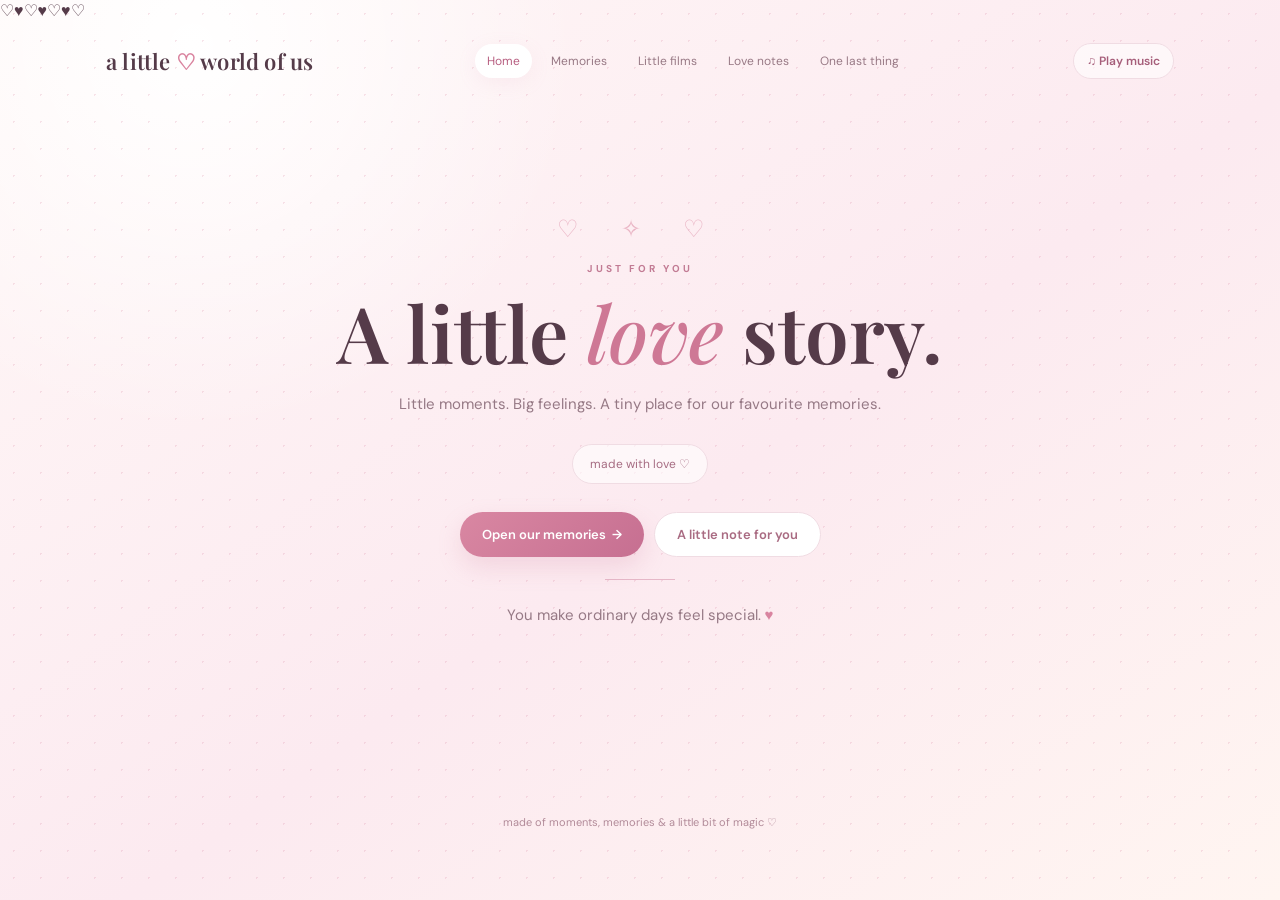
<file: index.html>
<!doctype html>
<html lang="en"><head><meta charset="utf-8"><meta name="viewport" content="width=device-width,initial-scale=1"><title>A Little World of Us</title><link rel="stylesheet" href="style.css"></head><body><div class="heart-rain" aria-hidden="true"><span>♡</span><span>♥</span><span>♡</span><span>♥</span><span>♡</span><span>♥</span><span>♡</span></div>
<header class="site-header"><a class="brand" href="index.html">a little <span>♡</span> world of us</a><nav class="nav"><a class="active" href="index.html">Home</a><a href="memories.html">Memories</a><a href="videos.html">Little films</a><a href="love-notes.html">Love notes</a><a href="forever.html">One last thing</a></nav><button class="music-btn" data-music>♫ Play music</button></header>
<main><section class="hero"><div class="floaties">♡ ✧ ♡</div><span class="eyebrow">just for you</span><h1>A little <em>love</em> story.</h1><p>Little moments. Big feelings. A tiny place for our favourite memories.</p><div class="pill">made with love ♡</div><div class="hero-actions"><a class="btn" href="memories.html">Open our memories&nbsp; →</a><a class="btn secondary" href="love-notes.html">A little note for you</a></div><div class="divider"></div><p class="caption">You make ordinary days feel special. <span class="heart">♥</span></p></section></main>
<footer class="footer">made of moments, memories & a little bit of magic ♡</footer><script src="script.js"></script></body></html>
</file>
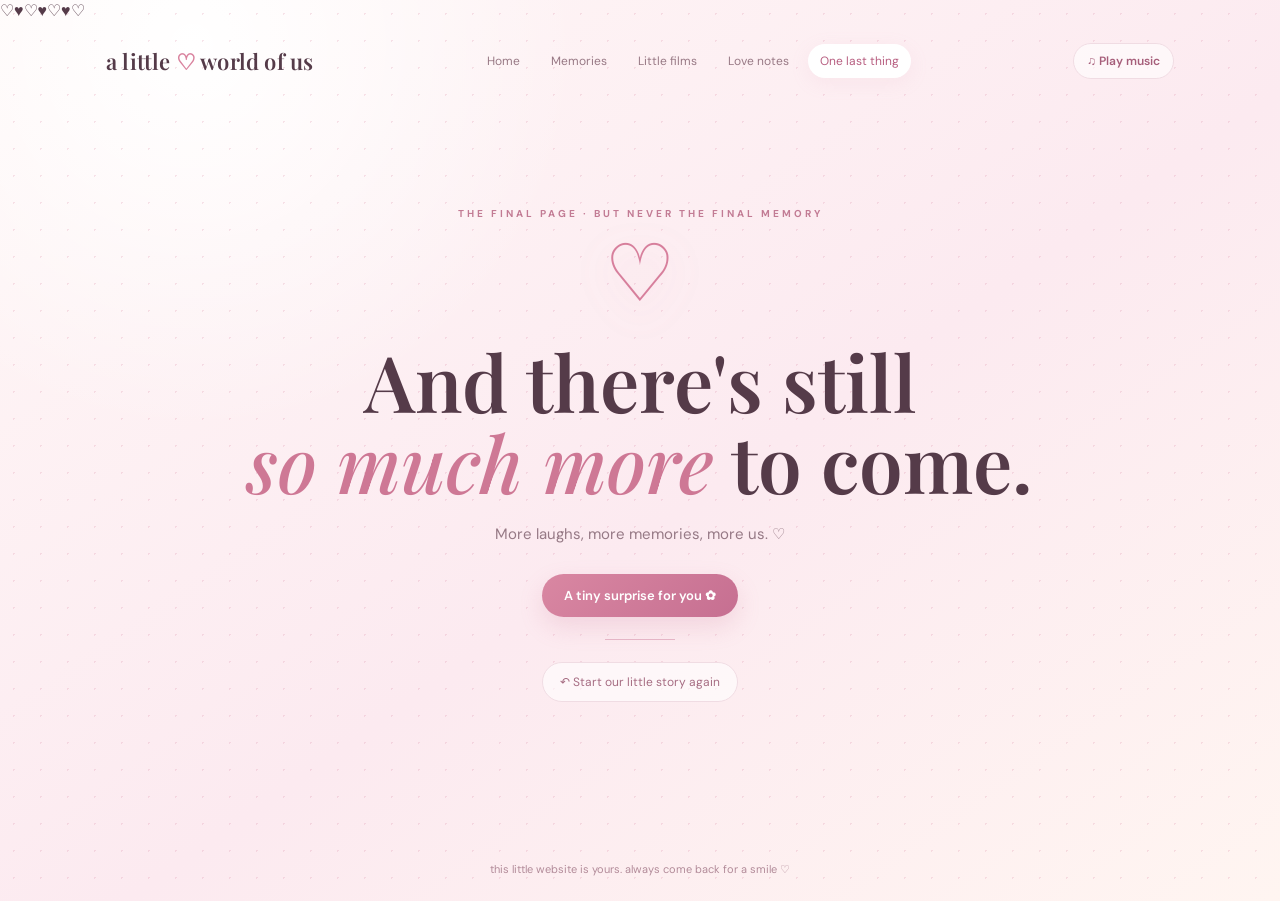
<file: forever.html>
<!doctype html>
<html lang="en"><head><meta charset="utf-8"><meta name="viewport" content="width=device-width,initial-scale=1"><title>One Last Thing</title><link rel="stylesheet" href="style.css"></head><body><div class="heart-rain" aria-hidden="true"><span>♡</span><span>♥</span><span>♡</span><span>♥</span><span>♡</span><span>♥</span><span>♡</span></div>
<header class="site-header"><a class="brand" href="index.html">a little <span>♡</span> world of us</a><nav class="nav"><a href="index.html">Home</a><a href="memories.html">Memories</a><a href="videos.html">Little films</a><a href="love-notes.html">Love notes</a><a class="active" href="forever.html">One last thing</a></nav><button class="music-btn" data-music>♫ Play music</button></header>
<main><section class="hero"><span class="eyebrow">the final page · but never the final memory</span><div class="final-heart">♡</div><h1>And there's still<br><em>so much more</em> to come.</h1><p>More laughs, more memories, more us. ♡</p><button class="btn" data-reveal="#surprise">A tiny surprise for you ✿</button><div id="surprise" class="card" hidden style="max-width:560px;margin:30px auto;text-align:center"><div class="serif" style="font-size:29px">You are my favourite notification. ♡</div><p class="caption">Thank you for being you. I hope this made you smile.</p></div><div class="divider"></div><a class="pill" href="index.html">↶ Start our little story again</a></section></main>
<footer class="footer">this little website is yours. always come back for a smile ♡</footer><script src="script.js"></script></body></html>
</file>
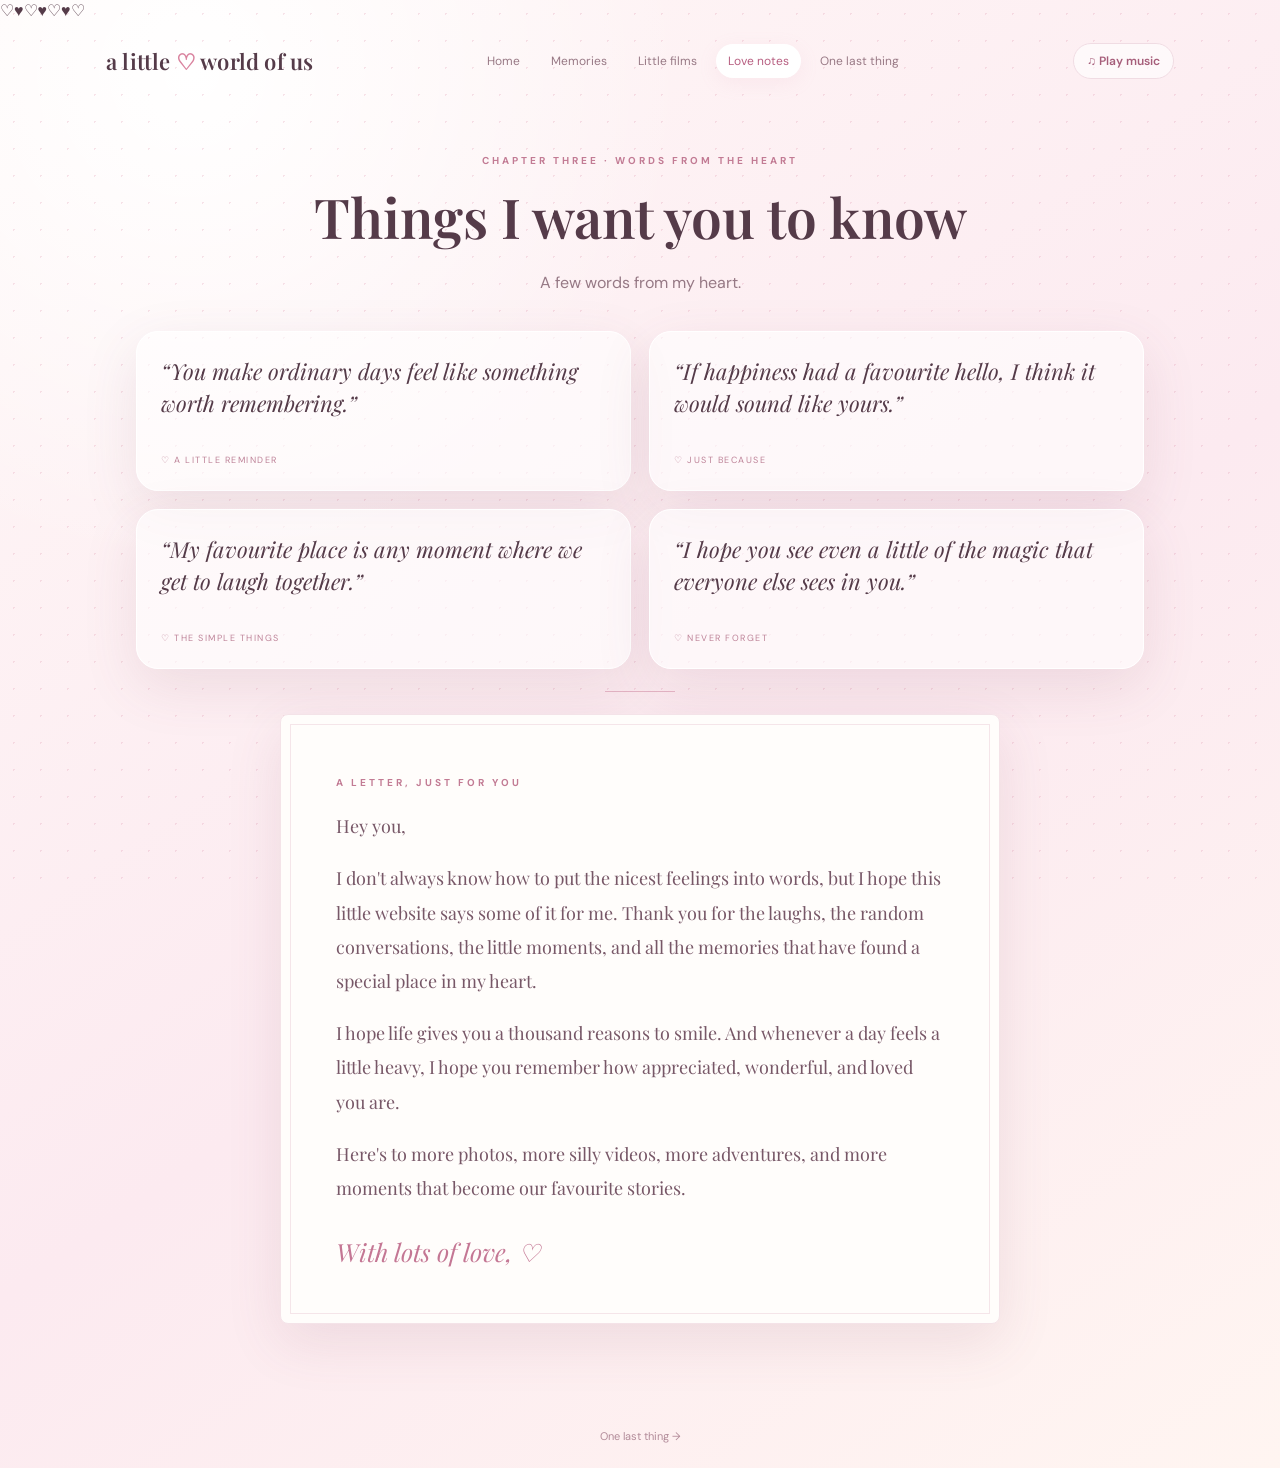
<file: love-notes.html>
<!doctype html>
<html lang="en"><head><meta charset="utf-8"><meta name="viewport" content="width=device-width,initial-scale=1"><title>Things I Want You to Know</title><link rel="stylesheet" href="style.css"></head><body><div class="heart-rain" aria-hidden="true"><span>♡</span><span>♥</span><span>♡</span><span>♥</span><span>♡</span><span>♥</span><span>♡</span></div>
<header class="site-header"><a class="brand" href="index.html">a little <span>♡</span> world of us</a><nav class="nav"><a href="index.html">Home</a><a href="memories.html">Memories</a><a href="videos.html">Little films</a><a class="active" href="love-notes.html">Love notes</a><a href="forever.html">One last thing</a></nav><button class="music-btn" data-music>♫ Play music</button></header>
<main><section class="section-title"><span class="eyebrow">chapter three · words from the heart</span><h1>Things I want you to know</h1><p>A few words from my heart.</p></section>
<div class="quote-grid">
<div class="card quote"><p>“You make ordinary days feel like something worth remembering.”</p><small>♡ a little reminder</small></div>
<div class="card quote"><p>“If happiness had a favourite hello, I think it would sound like yours.”</p><small>♡ just because</small></div>
<div class="card quote"><p>“My favourite place is any moment where we get to laugh together.”</p><small>♡ the simple things</small></div>
<div class="card quote"><p>“I hope you see even a little of the magic that everyone else sees in you.”</p><small>♡ never forget</small></div>
</div><div class="divider"></div><article class="letter"><span class="eyebrow">a letter, just for you</span><p>Hey you,</p><p>I don't always know how to put the nicest feelings into words, but I hope this little website says some of it for me. Thank you for the laughs, the random conversations, the little moments, and all the memories that have found a special place in my heart.</p><p>I hope life gives you a thousand reasons to smile. And whenever a day feels a little heavy, I hope you remember how appreciated, wonderful, and loved you are.</p><p>Here's to more photos, more silly videos, more adventures, and more moments that become our favourite stories.</p><div class="sign">With lots of love, ♡</div></article></main>
<footer class="footer"><a href="forever.html">One last thing →</a></footer><script src="script.js"></script></body></html>
</file>
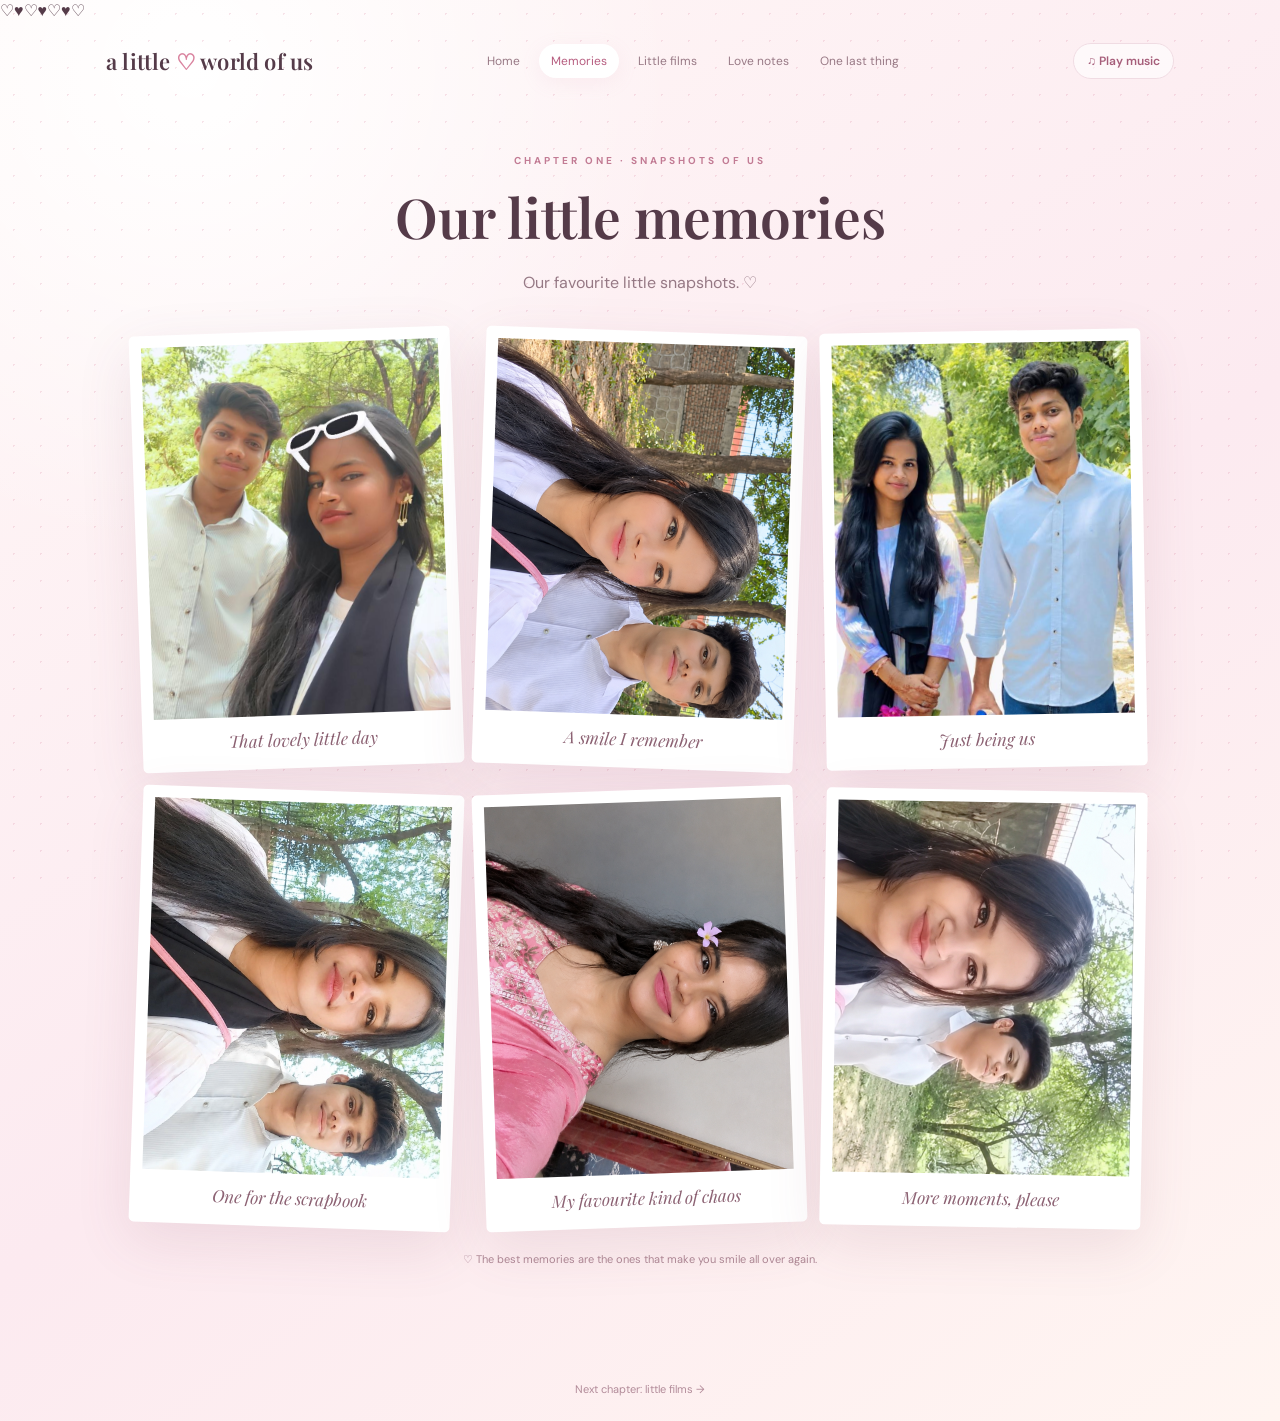
<file: memories.html>
<!doctype html>
<html lang="en"><head><meta charset="utf-8"><meta name="viewport" content="width=device-width,initial-scale=1"><title>Our Little Memories</title><link rel="stylesheet" href="style.css"></head><body><div class="heart-rain" aria-hidden="true"><span>♡</span><span>♥</span><span>♡</span><span>♥</span><span>♡</span><span>♥</span><span>♡</span></div>
<header class="site-header"><a class="brand" href="index.html">a little <span>♡</span> world of us</a><nav class="nav"><a href="index.html">Home</a><a class="active" href="memories.html">Memories</a><a href="videos.html">Little films</a><a href="love-notes.html">Love notes</a><a href="forever.html">One last thing</a></nav><button class="music-btn" data-music>♫ Play music</button></header>
<main><section class="section-title"><span class="eyebrow">chapter one · snapshots of us</span><h1>Our little memories</h1><p>Our favourite little snapshots. ♡</p></section>
<div class="grid">
<div class="polaroid" style="--tilt:-2deg"><img src="memory-1.jpg" alt="Memory photo 1"><p>That lovely little day</p></div>
<div class="polaroid" style="--tilt:2deg"><img src="memory-2.jpg" alt="Memory photo 2"><p>A smile I remember</p></div>
<div class="polaroid" style="--tilt:-1deg"><img src="memory-3.jpg" alt="Memory photo 3"><p>Just being us</p></div>
<div class="polaroid" style="--tilt:2deg"><img src="memory-4.jpg" alt="Memory photo 4"><p>One for the scrapbook</p></div>
<div class="polaroid" style="--tilt:-2deg"><img src="memory-5.jpg" alt="Memory photo 5"><p>My favourite kind of chaos</p></div>
<div class="polaroid" style="--tilt:1deg"><img src="memory-6.jpg" alt="Memory photo 6"><p>More moments, please</p></div>
</div><p class="tiny-note">♡ The best memories are the ones that make you smile all over again.</p></main>
<footer class="footer"><a href="videos.html">Next chapter: little films →</a></footer><script src="script.js"></script></body></html>
</file>
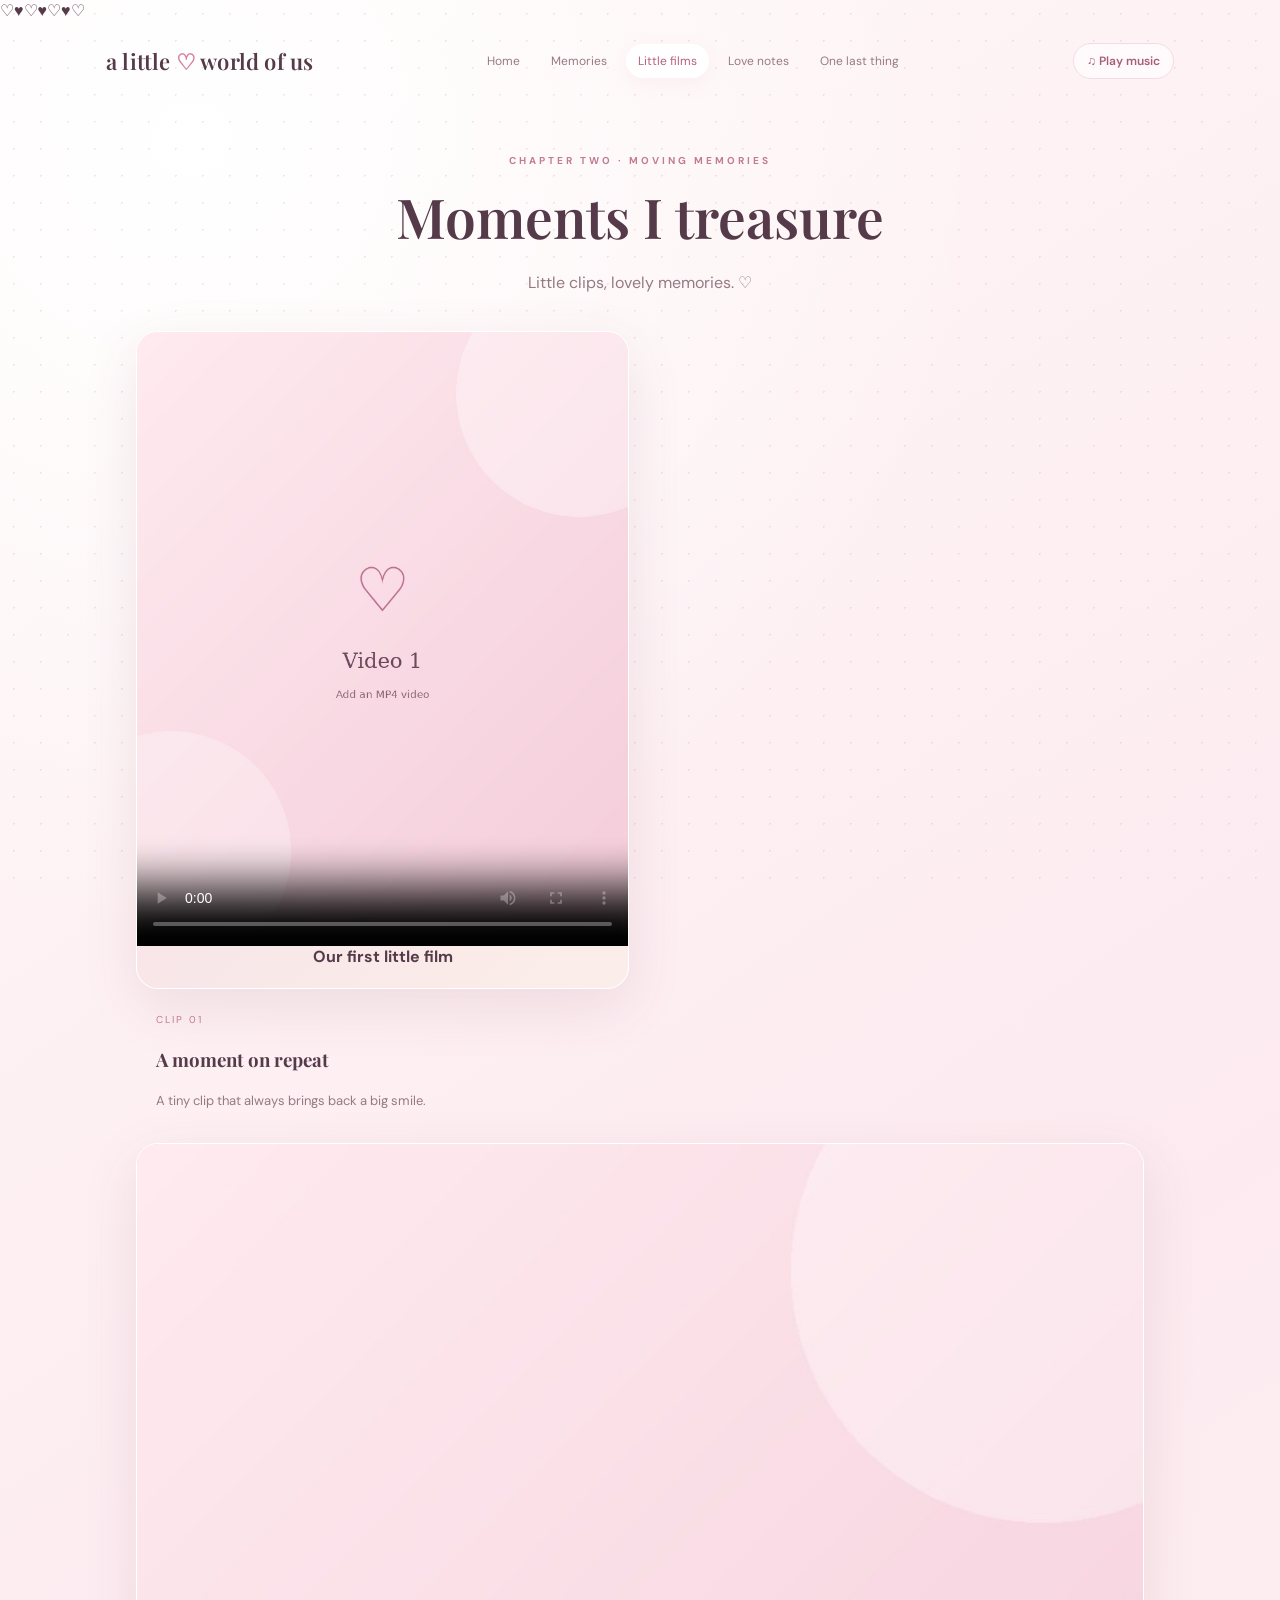
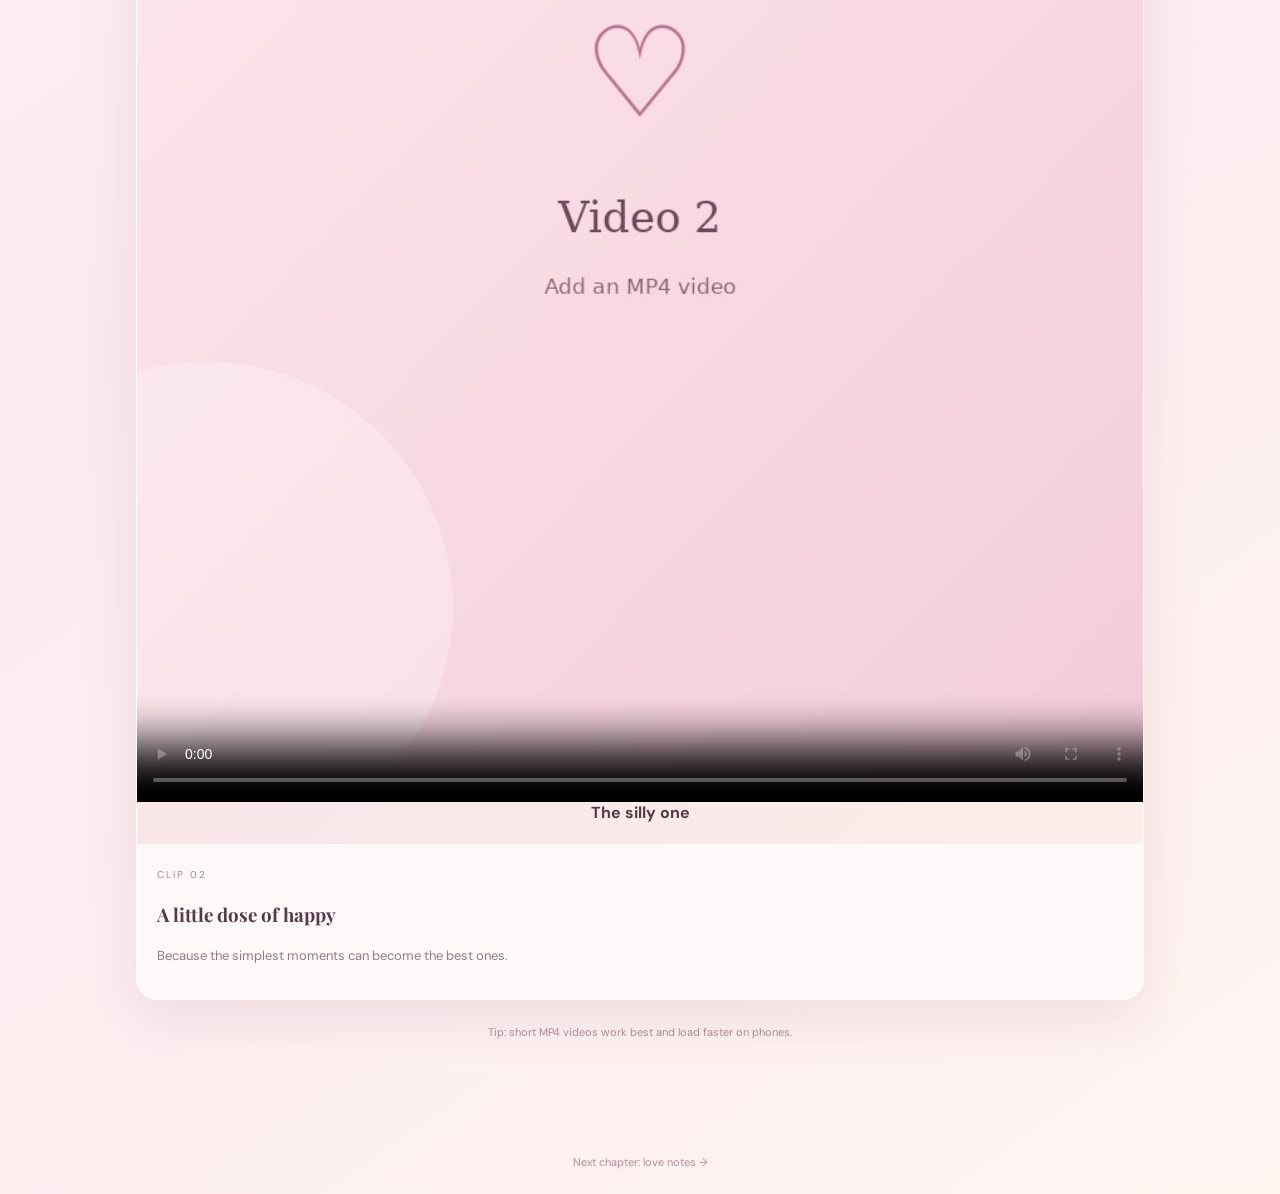
<file: videos.html>
<!doctype html>
<html lang="en"><head><meta charset="utf-8"><meta name="viewport" content="width=device-width,initial-scale=1"><title>Moments I Treasure</title><link rel="stylesheet" href="style.css"></head><body><div class="heart-rain" aria-hidden="true"><span>♡</span><span>♥</span><span>♡</span><span>♥</span><span>♡</span><span>♥</span><span>♡</span></div>
<header class="site-header"><a class="brand" href="index.html">a little <span>♡</span> world of us</a><nav class="nav"><a href="index.html">Home</a><a href="memories.html">Memories</a><a class="active" href="videos.html">Little films</a><a href="love-notes.html">Love notes</a><a href="forever.html">One last thing</a></nav><button class="music-btn" data-music>♫ Play music</button></header>
<main><section class="section-title"><span class="eyebrow">chapter two · moving memories</span><h1>Moments I treasure</h1><p>Little clips, lovely memories. ♡</p></section>
<div class="video-grid">
<article class="card video-card"><div class="video-shell"><video data-memory-video controls playsinline webkit-playsinline preload="metadata" poster="video-poster-1.jpg"><source src="memory-1.mp4" type="video/mp4"></video><strong>Our first little film</strong><span></b><br> </span></div></div><div class="video-info"><span class="memory-number">clip 01</span><h3 class="serif">A moment on repeat</h3><p class="caption">A tiny clip that always brings back a big smile.</p></div></article>
<article class="card video-card"><div class="video-shell"><video data-memory-video controls playsinline webkit-playsinline preload="metadata" poster="video-poster-2.jpg"><source src="memory-2.mp4" type="video/mp4"></video><strong>The silly one</strong><span></b><br> </span></div></div><div class="video-info"><span class="memory-number">clip 02</span><h3 class="serif">A little dose of happy</h3><p class="caption">Because the simplest moments can become the best ones.</p></div></article>
</div><p class="tiny-note">Tip: short MP4 videos work best and load faster on phones.</p></main>
<footer class="footer"><a href="love-notes.html">Next chapter: love notes →</a></footer><script src="script.js"></script></body></html>
</file>
<file: style.css>
@import url('https://fonts.googleapis.com/css2?family=DM+Sans:wght@400;500;600;700&family=Playfair+Display:ital,wght@0,500;0,600;0,700;1,500;1,600&display=swap');
:root{--ink:#553b49;--muted:#967985;--rose:#d9829e;--pink:#f7dce5;--cream:#fff9f7;--line:#f0dce3;--shadow:0 18px 55px rgba(130,75,99,.12)}
*{box-sizing:border-box}html{scroll-behavior:smooth}body{margin:0;background:radial-gradient(circle at 15% 5%,#fff 0,transparent 28%),linear-gradient(145deg,#fff8f7,#fceaf0 55%,#fff5f1);color:var(--ink);font-family:'DM Sans',sans-serif;min-height:100vh}
body:before{content:"";position:fixed;inset:0;pointer-events:none;opacity:.22;background-image:radial-gradient(#d98aa5 1px,transparent 1px);background-size:27px 27px;z-index:-1}
a{color:inherit;text-decoration:none}.site-header{max-width:1120px;margin:auto;padding:22px 26px;display:flex;align-items:center;justify-content:space-between;gap:18px}.brand{font-family:'Playfair Display',serif;font-size:22px;font-weight:600;letter-spacing:.2px}.brand span{color:var(--rose)}.nav{display:flex;gap:7px;flex-wrap:wrap;justify-content:flex-end}.nav a{font-size:12px;padding:9px 12px;border-radius:30px;color:#987985;transition:.25s}.nav a:hover,.nav a.active{background:#fff;color:#b75e80;box-shadow:0 5px 20px #d99ab51c}
.music-btn{border:1px solid var(--line);background:#fff9;border-radius:30px;padding:9px 13px;color:#a65e7a;font:600 12px 'DM Sans';cursor:pointer;white-space:nowrap}
main{max-width:1060px;margin:0 auto;padding:35px 26px 80px}.eyebrow{text-transform:uppercase;letter-spacing:3px;font-size:10px;font-weight:700;color:#c27b94}.serif{font-family:'Playfair Display',serif}.hero{text-align:center;padding:65px 18px 55px}.hero h1{font:600 clamp(43px,8vw,78px)/1.04 'Playfair Display',serif;margin:15px auto 18px;max-width:800px}.hero h1 em{color:#ce7895;font-weight:500}.hero p{color:var(--muted);line-height:1.8;max-width:560px;margin:0 auto 26px;font-size:15px}.pill{display:inline-flex;align-items:center;gap:8px;background:#fff9;padding:11px 17px;border:1px solid var(--line);border-radius:30px;color:#a66c82;font-size:12px}.btn{display:inline-flex;align-items:center;justify-content:center;border:0;border-radius:30px;background:linear-gradient(135deg,#d987a2,#c66f91);color:white;padding:13px 22px;font:600 13px 'DM Sans';box-shadow:0 10px 25px #ce789533;cursor:pointer;transition:.25s}.btn:hover{transform:translateY(-2px);box-shadow:0 14px 30px #ce789544}.btn.secondary{background:#fff;color:#a96b82;border:1px solid var(--line);box-shadow:none}.hero-actions{display:flex;gap:10px;justify-content:center;flex-wrap:wrap;margin-top:28px}
.heart{display:inline-block;color:#d984a0;animation:beat 1.8s ease-in-out infinite}@keyframes beat{50%{transform:scale(1.2)}}.floaties{font-size:24px;letter-spacing:18px;color:#e5a6b9;opacity:.8;margin:12px}.section-title{text-align:center;margin:12px 0 35px}.section-title h1{font:600 clamp(36px,6vw,55px) 'Playfair Display';margin:10px 0}.section-title p{color:var(--muted);line-height:1.7}
.grid{display:grid;grid-template-columns:repeat(3,1fr);gap:22px}.polaroid{background:#fff;padding:12px 12px 18px;border-radius:5px;box-shadow:var(--shadow);transform:rotate(var(--tilt,0deg));transition:.3s}.polaroid:hover{transform:rotate(0) translateY(-6px)}.polaroid img{display:block;width:100%;aspect-ratio:4/5;object-fit:cover;background:#f8e4eb}.polaroid p{text-align:center;font:italic 17px 'Playfair Display';margin:13px 0 0;color:#8c6273}.card{background:#fff9;border:1px solid #fff;border-radius:22px;padding:24px;box-shadow:var(--shadow)}.caption{font-size:13px;color:var(--muted);line-height:1.7}.memory-number{font-size:10px;letter-spacing:2px;color:#c27b94;text-transform:uppercase}
.video-grid{display:grid;grid-template-columns:repeat(2,1fr);gap:22px}.video-card{overflow:hidden;padding:0}.video-shell{position:relative;background:linear-gradient(135deg,#f4dce5,#fbeeea);aspect-ratio:16/10;display:grid;place-items:center}.video-shell video{width:100%;height:100%;object-fit:cover}.video-placeholder{pointer-events:none;position:absolute;inset:0;display:grid;place-content:center;text-align:center;padding:20px;color:#986d7d;background:linear-gradient(135deg,#f5dce5dd,#fff0eadd)}.video-placeholder strong{font:500 24px 'Playfair Display';margin-bottom:8px}.video-placeholder span{font-size:12px;line-height:1.6}.video-info{padding:18px 20px}.quote-grid{display:grid;grid-template-columns:repeat(2,1fr);gap:18px}.quote{min-height:160px;display:flex;flex-direction:column;justify-content:space-between}.quote p{font:italic 22px/1.45 'Playfair Display';margin:0}.quote small{color:#bd8297;letter-spacing:1.5px;text-transform:uppercase;font-size:9px}.letter{max-width:720px;margin:0 auto;background:#fffdfb;border:1px solid #f4e3e8;border-radius:8px;padding:clamp(25px,6vw,55px);box-shadow:var(--shadow);position:relative}.letter:before{content:"";position:absolute;inset:9px;border:1px solid #f5e5e9;pointer-events:none}.letter p{font:18px/1.9 'Playfair Display';color:#775767;position:relative}.letter .sign{font:italic 25px 'Playfair Display';color:#c47794;margin-top:30px}.final-heart{font-size:80px;color:#d77f9c;filter:drop-shadow(0 12px 18px #d77f9c44);animation:beat 1.8s infinite}.footer{text-align:center;color:#b28b99;font-size:11px;padding:25px}.divider{width:70px;height:1px;background:#e6b8c8;margin:22px auto}.tiny-note{text-align:center;color:#ad8794;font-size:11px;margin-top:25px}
@media(max-width:760px){.site-header{padding:17px 18px;flex-wrap:wrap}.brand{font-size:20px}.nav{order:3;width:100%;justify-content:center}.nav a{padding:8px 10px}.music-btn{margin-left:auto}main{padding:20px 18px 60px}.hero{padding:55px 5px 45px}.grid{grid-template-columns:repeat(2,1fr);gap:14px}.video-grid,.quote-grid{grid-template-columns:1fr}.polaroid{padding:8px 8px 14px}.polaroid p{font-size:15px}.card{padding:20px}}
@media(max-width:420px){.grid{grid-template-columns:1fr 1fr}.polaroid p{font-size:13px}.nav a{font-size:11px}}
</file>
